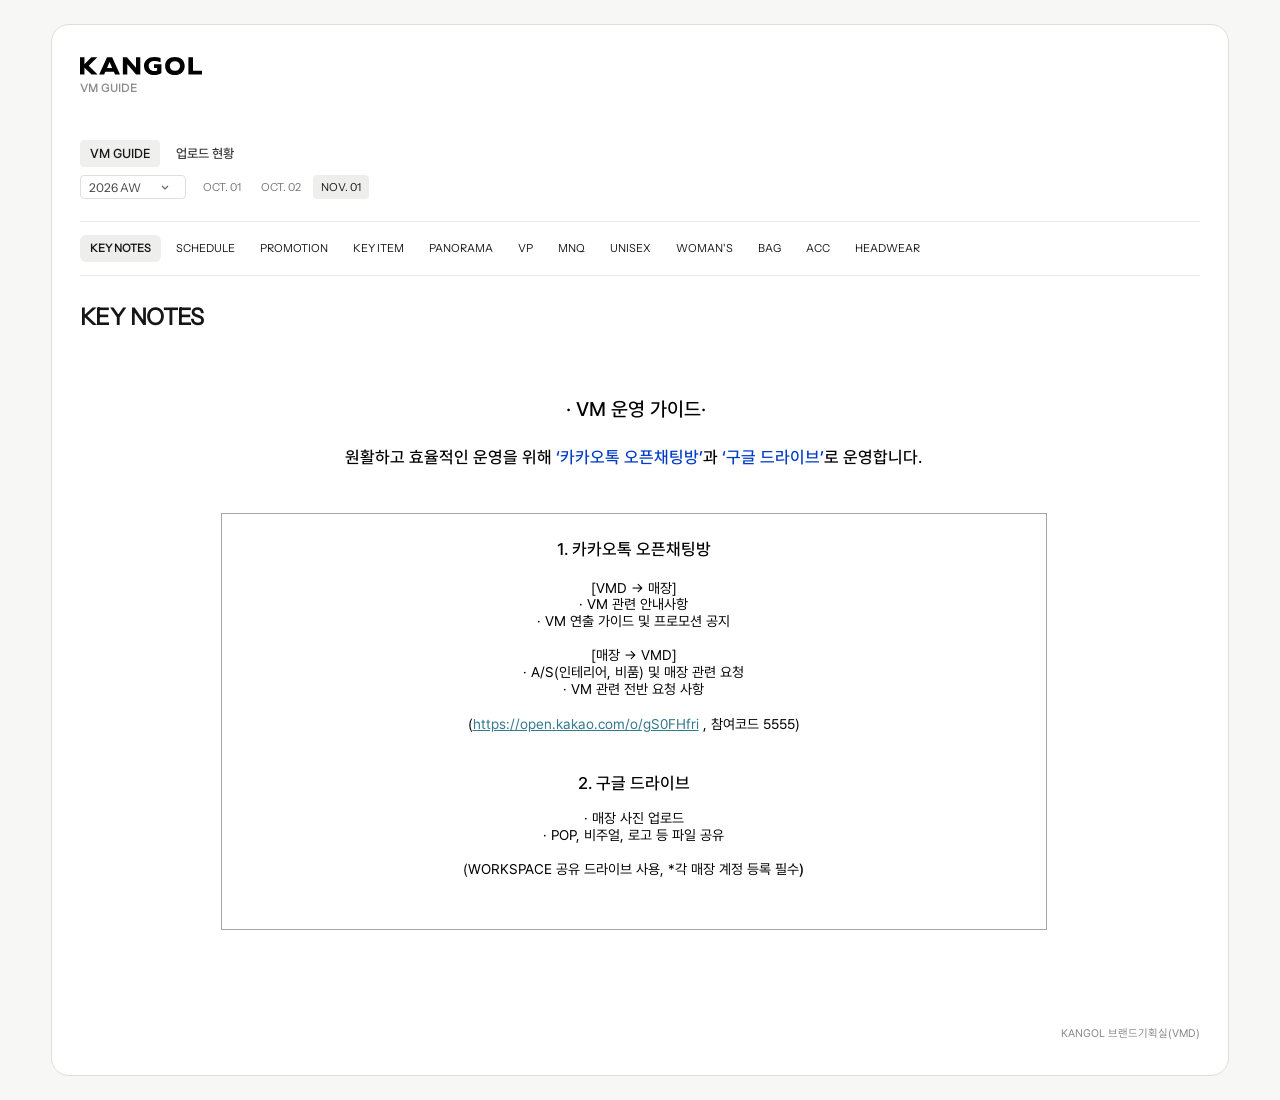
<file: index.html>
<!doctype html>
<html lang="ko">
<head>
 <meta charset="utf-8"><meta name="viewport" content="width=device-width, initial-scale=1"><meta name="color-scheme" content="light">
 <meta name="description" content="KANGOL VM GUIDE · 매장 연출 가이드">
 <title>KANGOL — VM GUIDE</title>
 <meta property="og:title" content="KANGOL — VM GUIDE">
 <meta name="twitter:title" content="KANGOL — VM GUIDE">
 <meta property="og:description" content="KANGOL VM GUIDE · 매장 연출 가이드">
 <link rel="icon" href="./assets/kangol-logo.svg" type="image/svg+xml"><link rel="stylesheet" href="./styles.css"><link rel="stylesheet" href="./revision-2.css"><link rel="stylesheet" href="./revision-final.css"><link rel="stylesheet" href="./revision-additional.css"><link rel="stylesheet" href="./revision-header-calendar-pop.css">
 <script src="./data/config.js" defer></script><script src="./data/catalog.js" defer></script><script src="./assets/editions/2026-11-1/editor-boot.js?v=20261117-tab-title" defer></script>
 <link rel="stylesheet" href="./assets/editions/2026-11-1/edition.css">
 <link rel="stylesheet" href="./upload-status/guide-nav.css">
</head>
<body>
 <a class="skip-link" href="#guide">가이드 본문으로 이동</a>
 <div class="site-shell">
  <header class="site-header" id="site-header">
   <div class="brand-row"><div class="brand-area"><a class="brand" href="?category=key-notes" aria-label="KANGOL VM GUIDE 처음으로"><img src="./assets/kangol-logo.svg" width="130" height="22" alt="KANGOL"><span>VM GUIDE</span></a></div></div>
   <!-- VM STATUS NAV START --><nav class="vm-status-nav" aria-label="KANGOL 서비스"><a href="./" aria-current="page">VM GUIDE</a><a id="vm-upload-status" href="./upload-status/">업로드 현황</a></nav><!-- VM STATUS NAV END -->
   <div class="header-selections"><label class="season-control"><span class="visually-hidden">시즌 선택</span><select id="season-select" aria-label="시즌 선택"></select></label><nav id="edition-tabs" class="edition-tabs" aria-label="차수 선택"></nav></div>
   <nav class="category-nav" aria-label="가이드 카테고리"><div id="category-links" class="category-links"></div></nav>
  </header>
  <div class="guide-tools"><h1 id="category-title">KEY NOTES</h1><label class="search-box"><svg viewBox="0 0 24 24" aria-hidden="true"><circle cx="10.5" cy="10.5" r="6.5"/><path d="m16 16 5 5"/></svg><input id="search" type="search" placeholder="설명·품번 검색" autocomplete="off" aria-label="현재 카테고리 설명과 품번 검색"></label></div>
  <main id="guide" tabindex="-1"><p class="loading-message">가이드를 불러오고 있습니다.</p></main>
  <p id="empty-state" class="empty-state" hidden>검색 결과가 없습니다.</p>
  <footer class="site-footer"><span>KANGOL 브랜드기획실(VMD)</span></footer>
 </div>
 <dialog id="image-dialog" class="image-dialog" aria-labelledby="dialog-title"><div class="dialog-shell">
  <header class="dialog-header"><div><p class="dialog-eyebrow">KANGOL VM GUIDE</p><h2 id="dialog-title"></h2><p id="dialog-product-code" class="product-code"></p></div><button type="button" class="icon-button" id="dialog-close" aria-label="확대 보기 닫기">×</button></header>
  <div class="image-stage" id="image-stage"><div class="zoom-image-wrap"><img id="dialog-image" alt="" draggable="false"></div></div>
  <footer class="dialog-toolbar"><div class="image-navigation"><button id="image-prev" type="button" aria-label="이전 사진">←</button><span id="image-counter"></span><button id="image-next" type="button" aria-label="다음 사진">→</button></div><div class="zoom-controls"><button id="zoom-out" type="button" aria-label="사진 축소">−</button><button id="zoom-reset" type="button">화면 맞춤</button><button id="zoom-in" type="button" aria-label="사진 확대">+</button></div></footer>
 </div></dialog>
 <noscript><p class="noscript">카테고리 전환과 사진 확대를 사용하려면 JavaScript를 켜 주세요.</p></noscript>
</body>
</html>
</file>
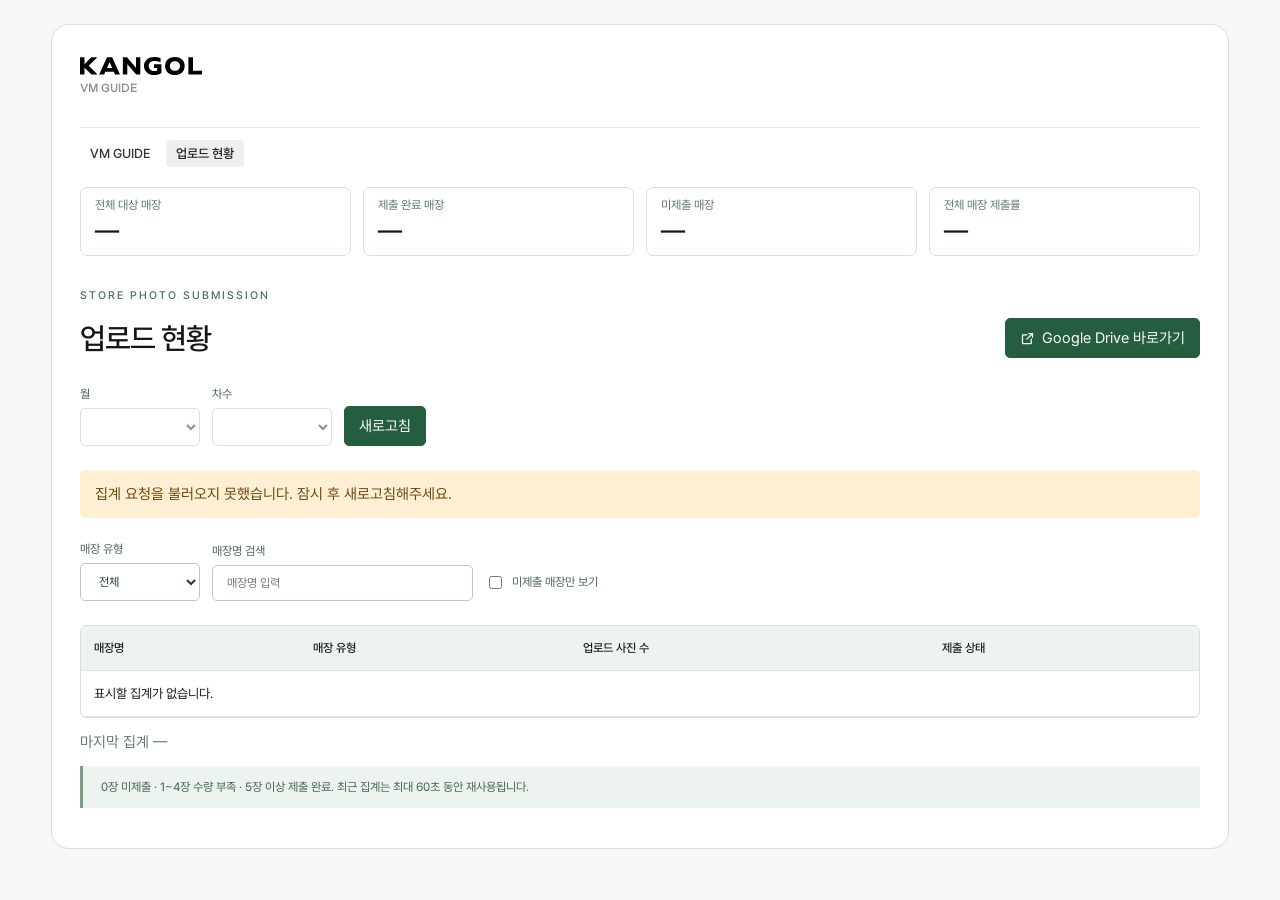
<file: upload-status/index.html>
<!doctype html>
<html lang="ko">
<head>
  <meta charset="utf-8">
  <meta name="viewport" content="width=device-width,initial-scale=1">
  <title>KANGOL — 업로드 현황</title>
  <meta property="og:title" content="KANGOL — 업로드 현황">
  <meta name="twitter:title" content="KANGOL — 업로드 현황">
  <link rel="icon" href="../assets/kangol-logo.svg" type="image/svg+xml">
  <link rel="stylesheet" href="../styles.css">
  <link rel="stylesheet" href="./guide-nav.css?v=20261117">
  <link rel="stylesheet" href="./style.css?v=20261117-detail-final">
  <script src="./status.js?v=20261117-detail-final" defer></script>
</head>
<body class="vmd-upload">
  <div class="site-shell">
  <header class="site-header" id="site-header">
    <div class="brand-row"><div class="brand-area">
      <a class="brand" href="../" aria-label="KANGOL VM GUIDE 처음으로">
        <img src="../assets/kangol-logo.svg" width="130" height="22" alt="KANGOL"><span>VM GUIDE</span>
      </a>
    </div></div>
    <nav class="vm-status-nav" aria-label="KANGOL 서비스">
      <a href="../">VM GUIDE</a><a href="./" aria-current="page">업로드 현황</a>
    </nav>
    <section class="stats" aria-label="전체 제출률">
      <div><span>전체 대상 매장</span><strong id="summary-total">—</strong></div>
      <div><span>제출 완료 매장</span><strong id="summary-complete">—</strong></div>
      <div><span>미제출 매장</span><strong id="summary-missing">—</strong></div>
      <div><span>전체 매장 제출률</span><strong id="submission-rate">—</strong></div>
    </section>
  </header>
  <main class="status-content">
    <p class="eyebrow">STORE PHOTO SUBMISSION</p>
    <div class="status-heading">
      <h1>업로드 현황</h1>
      <a class="drive-shortcut primary" href="https://drive.google.com/drive/folders/1l_H99qXxxbFiWjd1G38PZjVGeIjSnjJn"
        target="_blank" rel="noopener noreferrer" aria-label="Google Drive 바로가기 (새 탭)">
        <svg width="15" height="15" viewBox="0 0 24 24" fill="none" stroke="currentColor" stroke-width="2"
          stroke-linecap="round" stroke-linejoin="round" aria-hidden="true" focusable="false">
          <path d="M14 4h6v6m0-6-9 9m7 0v6a1 1 0 0 1-1 1H5a1 1 0 0 1-1-1V7a1 1 0 0 1 1-1h6"/>
        </svg>
        Google Drive 바로가기
      </a>
    </div>
    <noscript><p>제출 현황을 조회하려면 JavaScript를 허용해주세요.</p></noscript>
    <section class="controls" aria-label="조회 조건">
      <label>월<select id="month" disabled></select></label>
      <label>차수<select id="round" disabled></select></label>
      <button id="refresh" class="primary">새로고침</button>
      <span id="busy" role="status"></span>
    </section>
    <p id="message" role="alert" hidden></p>
    <div class="filters">
      <label>매장 유형<select id="store-type">
        <option value="">전체</option><option value="normal">정상</option><option value="complex">복합</option>
      </select></label>
      <label>매장명 검색<input id="store-search" type="search" placeholder="매장명 입력"></label>
      <label class="manager-checkbox"><input id="missing-only" type="checkbox"><span>미제출 매장만 보기</span></label>
    </div>
    <div class="table-wrap manager-table"><table role="table" aria-label="매장별 제출 현황">
      <thead role="rowgroup"><tr role="row"><th role="columnheader" scope="col">매장명</th><th role="columnheader" scope="col">매장 유형</th><th role="columnheader" scope="col">업로드 사진 수</th><th role="columnheader" scope="col">제출 상태</th></tr></thead>
      <tbody id="store-list" role="rowgroup"></tbody>
    </table></div>
    <p id="collected-at" class="muted" role="status">마지막 집계 —</p>
    <p class="note">0장 미제출 · 1~4장 수량 부족 · 5장 이상 제출 완료. 최근 집계는 최대 60초 동안 재사용됩니다.</p>
  </main>
  </div>
</body>
</html>
</file>
<file: styles.css>
@font-face{font-family:Kangol;src:url('./assets/fonts/KangolSans-Regular.otf') format('opentype');font-display:swap}
@font-face{font-family:Instrument;src:url('./assets/fonts/InstrumentSans-Regular.ttf') format('truetype');font-display:swap}
@font-face{font-family:Pretendard;src:url('./assets/fonts/Pretendard-Regular.otf') format('opentype');font-weight:400;font-display:swap}
@font-face{font-family:Pretendard;src:url('./assets/fonts/Pretendard-Medium.otf') format('opentype');font-weight:500 700;font-display:swap}
:root{--ink:#161616;--muted:#777;--line:#e9e9e7;--paper:#fff;--canvas:#f7f7f5;--brand:#003cc8;--header-height:150px;--radius:15px}
*{box-sizing:border-box}html{scroll-behavior:auto;scroll-padding-top:calc(var(--header-height) + 24px)}body{margin:0;background:var(--canvas);color:var(--ink);font-family:Pretendard,Arial,sans-serif;font-size:15px;-webkit-font-smoothing:antialiased}button,input,a{-webkit-tap-highlight-color:transparent}button,input{font:inherit}button{cursor:pointer}a{color:inherit;text-decoration:none}button:focus-visible,a:focus-visible,input:focus-visible,summary:focus-visible{outline:2px solid var(--brand);outline-offset:4px}button{color:inherit}button:disabled{cursor:default;opacity:.3}[hidden]{display:none!important}.site-shell{max-width:1500px;margin:24px auto;background:var(--paper);border:1px solid #dededb;border-radius:18px;padding:0 28px}.site-header{position:sticky;top:0;z-index:20;background:rgba(255,255,255,.98);backdrop-filter:blur(12px);border-radius:18px 18px 0 0}.brand-row{display:flex;justify-content:space-between;align-items:center;min-height:103px;border-bottom:1px solid var(--line);padding:20px 0}.brand{display:inline-flex;align-items:flex-start;flex-direction:column;gap:6px}.brand img{display:block;width:122px;height:auto}.brand>span{font-family:Instrument,Pretendard,sans-serif;color:#8d8d8d;font-size:11px;font-weight:600;letter-spacing:.035em}.edition{text-align:right;color:#6e6e6e;font-family:Instrument,Pretendard,sans-serif;font-size:14px;display:flex;flex-direction:column;gap:6px}.edition-label{font-family:Pretendard,sans-serif;font-size:11px;color:#929292}.category-nav{border-bottom:1px solid var(--line);overflow-x:auto;scrollbar-width:none}.category-nav::-webkit-scrollbar{display:none}.category-links{display:flex;gap:5px;width:max-content;min-width:100%;padding:17px 0}.category-link{font-family:Instrument,Pretendard,sans-serif;font-size:11px;white-space:nowrap;line-height:1;padding:8px 10px;border-radius:6px;transition:none}.category-link:hover{background:#f5f5f3}.category-link[aria-current=true]{background:#eeeeec;font-weight:600}.guide-tools{display:flex;align-items:center;justify-content:space-between;gap:18px;padding:22px 0 6px}.view-switch{display:inline-flex;gap:3px;background:#f4f4f2;border-radius:7px;padding:3px}.view-switch button{border:0;background:none;padding:7px 12px;font-size:12px;color:#777;border-radius:5px}.view-switch button[aria-pressed=true]{background:white;color:#111;box-shadow:0 1px 3px #00000012}.tools-end{display:flex;align-items:center;gap:14px}.search-box{display:flex;align-items:center;gap:7px}.search-box svg{width:15px;height:15px;stroke:#929292;stroke-width:1.5;fill:none}.search-box input{width:190px;padding:8px 0;border:0;outline:none;font-size:12px;background:transparent;color:#333}.search-box input::placeholder{color:#9b9b9b}.result-count{color:#8d8d8d;font-family:Instrument,sans-serif;font-size:11px;white-space:nowrap}main{min-height:50vh}.guide-section{padding:37px 0 43px;border-bottom:1px solid var(--line);scroll-margin-top:calc(var(--header-height) + 16px)}.section-heading{display:flex;align-items:baseline;justify-content:space-between;gap:20px;margin-bottom:21px}.section-heading h1,.section-heading h2{font-family:Instrument,Pretendard,sans-serif;font-size:23px;letter-spacing:-.025em;font-weight:600;line-height:1.3;margin:0}.page-number{font-family:Instrument,sans-serif;font-size:11px;color:#9a9a9a;white-space:nowrap}.photo-gallery{display:grid;grid-template-columns:repeat(var(--cols,3),minmax(0,1fr));gap:14px;align-items:start}.photo-card{margin:0;min-width:0}.photo-button{position:relative;width:100%;display:block;overflow:hidden;aspect-ratio:var(--photo-ratio,1);border:1px solid #e5e5e2;border-radius:var(--radius);background:#fafaf8;padding:0}.photo-button svg{display:block;width:100%;height:100%;pointer-events:none}.photo-button:hover::after{opacity:1}.photo-button::after{content:'↗';position:absolute;right:12px;bottom:12px;background:#ffffffeb;border:1px solid #e5e5e2;width:28px;height:28px;line-height:27px;border-radius:50%;font-family:Instrument,sans-serif;opacity:0;transition:opacity .15s}.photo-caption{text-align:center;font-family:Instrument,sans-serif;color:#777;font-size:12px;margin-top:11px;min-height:15px}.source-text{margin-top:21px;display:grid;gap:14px;max-width:1100px}.copy-block p{margin:0 0 4px;line-height:1.8;white-space:pre-wrap;overflow-wrap:anywhere;font-size:14px}.copy-block p:last-child{margin-bottom:0}.source-stage{position:relative;overflow:hidden;background:white;isolation:isolate;border-radius:10px;border:1px solid #eee}.source-slide{display:block;width:100%;height:auto;aspect-ratio:16/9;object-fit:contain}.hotspot{position:absolute;background:transparent;border:0;padding:0;z-index:2;border-radius:3px}.hotspot:hover{outline:2px solid #003cc8aa;outline-offset:-2px;background:#003cc80a}.hotspot:focus-visible{outline-offset:-3px;background:#003cc817}.source-controls{display:flex;gap:16px;flex-wrap:wrap;align-items:center;margin-top:13px}.text-button{border:0;padding:5px 0;background:transparent;font-size:12px;color:#777;text-decoration:underline;text-underline-offset:3px}.text-button:hover{color:#111}.source-reference{margin-top:23px;border-top:1px solid #eee;padding-top:12px}.source-reference summary{cursor:pointer;font-size:12px;color:#777;padding:6px 0;list-style:none;display:flex;justify-content:space-between;align-items:center}.source-reference summary::after{content:'+';font-size:17px;font-family:Instrument,sans-serif}.source-reference[open] summary::after{content:'−'}.source-reference .source-stage{margin-top:12px}.reading-details{margin-top:20px;background:#fafaf8;border:1px solid #eaeae7;padding:20px;border-radius:10px}.reading-details .photo-gallery{margin-top:16px}.reading-details>.source-text{margin-top:0}.reading-details .photo-gallery:only-child{margin-top:0}.reading-details .photo-button{border-radius:9px}.reading-details h3{font-family:Instrument,Pretendard,sans-serif;font-size:13px;font-weight:500;margin:0 0 14px}.reading-details .photo-gallery{grid-template-columns:repeat(auto-fit,minmax(180px,1fr))}.reading-details .photo-gallery .photo-button{aspect-ratio:1}.source-table-wrap{overflow-x:auto;margin-top:18px}.source-table{border-collapse:collapse;width:100%;min-width:530px;font-size:13px;table-layout:fixed}.source-table td{border:1px solid #ddd;padding:11px 6px;white-space:pre-line;text-align:center;vertical-align:middle;line-height:1.55}.source-table tr:first-child{background:#f2f2f2}.source-table td:first-child{color:#c00000}.source-table td:last-child{color:#003cc8}.loading-message,.empty-state{padding:60px 0;text-align:center;color:#888;font-size:14px}.site-footer{padding:35px 0;display:flex;align-items:center;justify-content:space-between;gap:16px;font-size:11px;color:#888}.footer-brand{font-family:Kangol,sans-serif;font-size:20px;color:#222}.skip-link{position:fixed;left:16px;top:-70px;z-index:100;background:#111;color:white;padding:12px 20px}.skip-link:focus{top:12px}.image-dialog{padding:0;border:0;border-radius:14px;width:min(1280px,calc(100vw - 48px));height:calc(100dvh - 48px);max-width:none;max-height:none;overflow:hidden;background:#fbfbf9;color:#161616;box-shadow:0 20px 90px #0004}.image-dialog::backdrop{background:#171717a6;backdrop-filter:blur(4px)}.dialog-shell{height:100%;display:flex;flex-direction:column}.dialog-header{display:flex;align-items:center;justify-content:space-between;padding:18px 24px;border-bottom:1px solid #e5e5e1;background:white;gap:20px;flex-shrink:0}.dialog-eyebrow{font-family:Instrument,sans-serif;font-size:9px;letter-spacing:.05em;color:#888;margin:0 0 5px}.dialog-header h2{font-family:Instrument,Pretendard,sans-serif;font-size:16px;margin:0;font-weight:500;line-height:1.4}.icon-button{border:0;background:#f0f0ed;font-size:27px;font-weight:400;width:36px;height:36px;border-radius:50%;flex-shrink:0;line-height:1}.image-stage{flex:1;min-height:0;overflow:auto;display:block;position:relative;overscroll-behavior:contain;padding:18px}.image-stage img{display:block;max-width:none;margin:auto;object-fit:contain;background:white;user-select:none}.dialog-toolbar{display:flex;align-items:center;justify-content:space-between;gap:10px;flex-shrink:0;padding:13px 22px;border-top:1px solid #e5e5e1;background:white}.image-navigation,.zoom-controls{display:flex;align-items:center;gap:12px}.dialog-toolbar button{border:1px solid #dededb;background:#fff;padding:7px 11px;border-radius:5px;min-width:33px;font-size:13px}.dialog-toolbar button:hover{background:#f2f2ef}.dialog-toolbar span{font-family:Instrument,sans-serif;font-size:12px;color:#777}.noscript{padding:20px}.native-copy-preview{position:absolute;clip:rect(0,0,0,0);width:1px;height:1px;overflow:hidden}
@media(min-width:1000px){.guide-section[data-number="14"] .photo-gallery{--cols:3}.site-shell{margin-left:36px;margin-right:36px}body[data-view=original] .guide-section{padding-top:28px}}
@media(min-width:1572px){.site-shell{margin-left:auto;margin-right:auto}}
@media(max-width:900px){.site-shell{margin:10px;padding:0 20px;border-radius:14px}.brand-row{min-height:87px}.category-links{gap:1px;padding:14px 0}.category-link{padding:7px 9px;font-size:10px}.guide-tools{padding-top:18px}.guide-section{padding-top:31px;padding-bottom:33px}.section-heading h1,.section-heading h2{font-size:21px}.section-heading{margin-bottom:16px}.photo-gallery{gap:11px}.search-box input{width:154px}.copy-block p{font-size:13px}.site-footer{flex-wrap:wrap}}
@media(max-width:600px){html{scroll-padding-top:calc(var(--header-height) + 12px)}.site-shell{margin:0;border:0;border-radius:0;padding:0 16px}.site-header{border-radius:0}.brand-row{min-height:81px;padding:20px 0 17px}.brand img{width:107px}.brand>span{font-size:9px}.edition{font-size:12px;gap:5px}.edition-label{font-size:10px}.category-links{margin-left:-5px;padding:13px 0}.category-link{font-size:10px;padding:7px 9px}.guide-tools{gap:10px;align-items:flex-start;flex-wrap:wrap;padding-top:17px}.tools-end{gap:7px;flex:1;justify-content:flex-end}.search-box input{width:122px;font-size:11px}.search-box{gap:5px}.search-box svg{width:13px}.view-switch button{padding:7px 9px;font-size:11px}.result-count{font-size:10px}.guide-section{padding:28px 0 32px;scroll-margin-top:calc(var(--header-height) + 12px)}.section-heading{margin-bottom:15px}.section-heading h1,.section-heading h2{font-size:20px}.page-number{font-size:10px}.photo-gallery{grid-template-columns:1fr;gap:21px}.photo-button{max-height:570px;aspect-ratio:var(--photo-ratio,1);border-radius:13px}.photo-button::after{opacity:1;width:27px;height:27px;line-height:26px;font-size:15px}.photo-caption{font-size:11px;margin-top:9px}.copy-block p{font-size:14px;line-height:1.85}.source-stage{border-radius:6px}.source-controls{gap:18px}.text-button{font-size:11px}.source-reference{margin-top:20px}.reading-details{padding:16px 12px}.reading-details .photo-gallery{grid-template-columns:repeat(2,minmax(0,1fr));gap:12px}.reading-details .photo-gallery .photo-button{aspect-ratio:1}.reading-details .photo-caption{font-size:10px;word-break:break-all}.image-dialog{width:100vw;height:100dvh;margin:0;border-radius:0}.dialog-header{padding:16px}.dialog-header h2{font-size:14px}.dialog-toolbar{padding:12px;gap:8px}.image-navigation,.zoom-controls{gap:7px}.dialog-toolbar button{padding:7px 9px;font-size:12px}.image-stage{padding:10px}.site-footer{padding:28px 0;gap:14px;font-size:10px}.site-footer>span{order:3;width:100%}}
@media(prefers-reduced-motion:reduce){html{scroll-behavior:auto}*{transition:none!important}}
@media print{.site-header{position:static}.category-nav,.guide-tools,.source-controls,.source-reference,.site-footer,.hotspot{display:none}.site-shell{border:0;margin:0;padding:0;max-width:none}.guide-section{break-inside:avoid;padding:12px 0}.source-stage{border:0}.photo-button{border-radius:0}.photo-gallery{grid-template-columns:repeat(var(--cols,3),1fr)}body{background:white}}

.zoom-image-wrap{position:relative;margin:auto;flex-shrink:0}.image-stage .zoom-image-wrap img{position:absolute;left:50%;top:50%;margin:0;transform-origin:center}
/* 1차 수정: 기존 UNISEX 그리드 수치와 브랜드 헤더는 유지합니다. */
html{scroll-behavior:auto!important;scroll-padding-top:0}.category-link{transition:none}.guide-tools{align-items:center;padding:27px 0 4px}.guide-tools h1{font-family:Instrument,Pretendard,sans-serif;font-size:23px;line-height:1.3;letter-spacing:-.025em;margin:0;font-weight:600}.content-block{padding:28px 0 35px;border-bottom:1px solid var(--line)}.content-block:last-child{border-bottom:0}.key-notes-empty{min-height:260px}.subsection-title{font-family:Instrument,Pretendard,sans-serif;font-size:17px;letter-spacing:-.01em;margin:0 0 20px;font-weight:500}.native-copy{line-height:1.8;font-size:14px;white-space:pre-wrap}.native-copy p{margin:0 0 9px}.native-copy p:last-child{margin-bottom:0}.gallery-comment{margin-top:18px;color:#666}.photo-media{position:relative}.photo-open{position:absolute;inset:0;display:block;width:100%;height:100%;padding:0;border:0;background:transparent;cursor:zoom-in}.photo-open svg{width:100%;height:100%;display:block}.background-image{cursor:default;pointer-events:none}.photo-media>.marker-layer{position:absolute;inset:0;width:100%;height:100%;z-index:3;pointer-events:none;overflow:visible}.photo-media .comment-marker{pointer-events:all;cursor:pointer;outline:none}.comment-marker:focus-visible>circle:nth-child(2){stroke:#111;stroke-width:.012}.photo-comments{margin:14px 0 0;padding:0;list-style:none;display:grid;gap:9px;text-align:left}.comment-row{display:flex;align-items:flex-start;gap:9px;padding:8px 6px;border-radius:6px;scroll-margin-top:calc(var(--header-height) + 18px);outline:none}.comment-row.is-active{background:#fff0f1;box-shadow:inset 2px 0 #ba1624}.comment-number{border:1px solid #ba1624;border-radius:50%;width:23px;height:23px;min-width:23px;line-height:20px;color:#ba1624;background:white;padding:0;font-size:12px;font-family:Instrument,sans-serif}.comment-content{min-width:0;flex:1}.comment-content p{margin:0;white-space:pre-wrap;overflow-wrap:anywhere;font-size:13px;line-height:1.8}.comment-reference{display:block;padding:0;border:1px solid #ddd;background:#fff;border-radius:7px;overflow:hidden;margin-top:10px;cursor:zoom-in}.comment-reference img{display:block;width:85px;height:85px;object-fit:contain}.product-code{font-family:Instrument,Pretendard,sans-serif;font-size:12px;font-weight:500;text-align:center;line-height:1.4;color:#222;margin:9px 0 0;white-space:pre-wrap}.dialog-header .product-code{text-align:left;margin:6px 0 0;font-size:15px;color:#111}.calendar-heading{display:flex;justify-content:space-between;align-items:baseline;gap:20px;margin-bottom:20px}.month-title{font-family:Instrument,sans-serif;margin:0;font-size:24px;font-weight:500}.calendar-legend{display:flex;gap:18px;font-size:12px}.share{color:#ba1624}.upload{color:#003cc8}.calendar{width:100%;table-layout:fixed;border-collapse:collapse;background:white}.calendar th{font-size:13px;background:#f3f3f1;padding:13px 5px;font-weight:500;border:1px solid #dededb}.calendar th:first-child,.calendar td:first-child .calendar-day{color:#ba1624}.calendar th:last-child,.calendar td:last-child .calendar-day{color:#003cc8}.calendar td{height:106px;padding:13px 10px;border:1px solid #dededb;vertical-align:top;position:relative}.calendar-day{font-family:Instrument,sans-serif;font-size:16px;display:block;line-height:1.2;margin-bottom:8px}.calendar-event{display:block;font-size:12px;line-height:1.5;word-break:keep-all}.calendar td.share-day{background:#fff0f1;box-shadow:inset 0 0 0 1px #ba1624}.calendar td.upload-day{background:#f0f3fd}.calendar-holiday{display:block;font-size:11px;color:#777;line-height:1.45;margin-bottom:4px}.calendar .holiday .calendar-day,.calendar .holiday .calendar-holiday{color:#ba1624}.calendar-blank{background:#fbfbfa}.schedule-notes{margin-top:28px;font-size:14px}.promotion-layout{display:grid;grid-template-columns:minmax(0,1fr) minmax(0,1fr);gap:clamp(28px,6vw,90px);align-items:center;max-width:1100px;margin:0 auto}.promotion-layout .photo-button{aspect-ratio:3/4;max-height:610px}.promotion-copy{padding:12px 0}.promotion-status{font-size:11px;color:#888;margin:0 0 15px}.promotion-name{font-family:Instrument,Pretendard,sans-serif;font-size:30px;font-weight:500;margin:0 0 13px}.promotion-benefit{font-family:Instrument,sans-serif;font-size:28px;margin:0 0 28px}.promotion-details{display:grid;grid-template-columns:92px 1fr;gap:16px 12px;font-size:14px;line-height:1.8}.promotion-details dt{font-weight:500}.promotion-details dd{margin:0;white-space:pre-wrap;overflow-wrap:anywhere}.key-item-comment{padding:24px 0 0;color:#333}.key-item-groups{display:grid;grid-template-columns:repeat(3,minmax(0,1fr));gap:25px}.key-item-group .subsection-title{text-align:center;font-size:16px;min-height:22px}.key-item-group .photo-card+.photo-card{margin-top:22px}.key-item-group .photo-button{border:0;background:#fff;aspect-ratio:2.5}.vp-collection{display:grid;grid-template-columns:repeat(2,minmax(0,1fr));gap:35px 32px;padding-top:24px}.vp-collection .content-block{padding:0 0 25px;border-bottom:1px solid var(--line)}.table-heading{display:flex;align-items:center;gap:15px;justify-content:space-between;margin-bottom:8px}.table-label{font-family:Instrument,sans-serif;font-size:14px;font-weight:500;margin:0}.color-chips{display:flex;gap:0}.color-chip{width:21px;height:21px;border:1px solid #00000008}.product-scene{position:relative;isolation:isolate;width:100%;overflow:visible;background:#fff}.scene-node{position:absolute;min-width:0}.compact-photo{width:100%;height:100%;margin:0}.compact-photo .photo-media{width:100%;height:100%;aspect-ratio:auto;overflow:visible;border:0;border-radius:0;background:transparent}.compact-photo .photo-open{cursor:zoom-in}.compact-photo .background-image{cursor:default}.compact-photo .photo-media::after{display:none}.compact-photo .photo-open svg{pointer-events:none}.compact-photo .scene-code{position:absolute;left:50%;top:100%;transform:translateX(-50%);margin:3px 0 0;font-size:clamp(10px,.9vw,12px);line-height:1.3;min-width:44px;max-width:150px;white-space:nowrap;background:#ffffffed;padding:1px 3px;border-radius:2px;pointer-events:none}.compact-photo .scene-code.is-missing{color:#888;font-size:10px;min-width:14px}.table-product-name{font-family:Instrument,Pretendard,sans-serif;text-align:center;font-size:15px;font-weight:600;margin:15px 0 0}.scene-comments{margin-top:18px}.mnq-layout{display:grid;grid-template-columns:1.03fr 1fr;gap:38px;align-items:start}.mnq-outfits{display:grid;grid-template-columns:repeat(2,minmax(0,1fr));gap:11px}.mnq-outfits .photo-button{max-height:none}.mnq-products{display:grid;gap:24px}.mnq-product-group+.mnq-product-group{border-top:1px solid #d2d2d0;padding-top:22px}.product-area-title{font-family:Instrument,Pretendard,sans-serif;font-size:13px;font-weight:500;color:#666;margin:0 0 15px}.unlinked-source-code{text-align:left;color:#777;margin-top:10px}.key-note{padding:0 0 24px}.site-footer{justify-content:flex-end}
@media(max-width:900px){.vp-collection{gap:28px 20px}.mnq-layout{gap:20px}.calendar td{height:92px;padding:10px 7px}.calendar-event{font-size:11px}.key-item-groups{gap:14px}}
@media(max-width:760px){.mnq-layout{grid-template-columns:1fr;gap:28px}.mnq-products{gap:25px}.mnq-outfits{max-width:560px;margin:auto;width:100%}.mnq-product-group .product-scene{max-width:650px;margin:auto}.scene-node .product-code{font-size:12px}.vp-collection{grid-template-columns:1fr;gap:30px}.vp-collection .product-scene{max-width:660px;margin:auto}.table-heading{margin-top:3px}.promotion-layout{grid-template-columns:1fr;gap:20px}.promotion-layout .photo-card{max-width:480px;margin:0 auto;width:100%}.promotion-name{font-size:26px}.promotion-benefit{font-size:24px}.key-item-groups{grid-template-columns:1fr;gap:35px}.key-item-group{padding-bottom:26px;border-bottom:1px solid #eee}.key-item-group .photo-card{max-width:540px;margin-left:auto;margin-right:auto}.key-item-group .subsection-title{text-align:left}}
@media(max-width:600px){.guide-tools{padding-top:22px;flex-wrap:nowrap}.guide-tools h1{font-size:20px}.content-block{padding:24px 0 28px}.calendar-heading{align-items:flex-start;gap:10px;margin-bottom:14px}.month-title{font-size:21px}.calendar-legend{font-size:10px;gap:8px;flex-direction:column}.calendar th{padding:9px 2px;font-size:11px}.calendar td{height:86px;padding:8px 3px}.calendar-day{font-size:13px;margin-bottom:5px}.calendar-event{font-size:9px;line-height:1.5;overflow-wrap:anywhere;word-break:normal}.calendar-holiday{font-size:9px}.schedule-notes{font-size:13px;margin-top:23px}.promotion-details{grid-template-columns:82px 1fr;font-size:13px}.photo-comments{gap:7px;margin-top:10px}.comment-row{padding:7px 3px}.comment-content p{font-size:13px}.product-code{font-size:12px}.scene-code{font-size:10px}.scene-node .product-code{font-size:10px}.mnq-outfits .photo-button{max-height:none}.subsection-title{font-size:16px;margin-bottom:16px}.key-item-comment{font-size:13px}.key-notes-empty{min-height:220px}}

/* Keep the guide frame fixed when category height changes. */
@media screen{html{scrollbar-gutter:stable both-edges}#guide,#guide>:is(.content-block,.category-content,.vp-layout-root,.vp-collection){box-sizing:border-box;width:100%;min-width:0;margin-inline:auto}}
</file>
<file: revision-2.css>
/* 2차 통합 수정: 요청된 컴포넌트에만 적용합니다. */
#schedule-content{--share-ink:#b84b0d;--share-fill:#fff0e2;--upload-ink:#7541a6;--upload-fill:#f2eafa}
.schedule-board{width:100%;margin-inline:auto}.calendar-month+.calendar-month{margin-top:36px}
#schedule-content .calendar td{background:#fff;box-shadow:none;height:94px}
#schedule-content .calendar-day{color:#161616}
#schedule-content .calendar td:first-child .calendar-day{color:#bf202e}
#schedule-content .calendar td:last-child .calendar-day{color:#1751b3}
#schedule-content .calendar td.holiday .calendar-day{color:#bf202e}
#schedule-content .calendar-holiday,#schedule-content .calendar-other{display:block;color:#161616;font-size:11px;line-height:1.5;margin-bottom:4px}
#schedule-content .calendar-other.family{color:#277c40}
#schedule-content .share{color:var(--share-ink)}#schedule-content .upload{color:var(--upload-ink)}
#schedule-content .calendar td.share-day{background:var(--share-fill)}
#schedule-content .calendar td.upload-day{background:var(--upload-fill)}
#schedule-content .calendar td.share-day.upload-day{background:linear-gradient(135deg,var(--share-fill) 50%,var(--upload-fill) 50%)}
#schedule-content .calendar td.current-share{box-shadow:inset 0 0 0 2px var(--share-ink)}
#schedule-content .calendar td.current-upload{box-shadow:inset 0 0 0 2px var(--upload-ink)}
#schedule-content .calendar-event{font-size:12px;word-break:normal;overflow-wrap:anywhere}
.event-symbol{display:inline-block;font-size:11px;margin-right:1px}.calendar-legend{line-height:1.6}
@media(min-width:1000px){.schedule-board{width:72.5%}}
#key-item-products{padding-top:18px;padding-bottom:22px}
#key-item-products .key-item-groups{gap:18px;align-items:stretch}
#key-item-products .key-item-group{border:1px dashed #d7d7d3;padding:16px 12px;border-radius:0}
#key-item-products .key-item-group .subsection-title{margin:0 0 14px;min-height:20px}
#key-item-products .key-item-group .photo-card+.photo-card{margin-top:6px}
#key-item-products .product-code{margin-top:3px;line-height:1.4}
@media(min-width:761px){
 #guide[data-category="key-item"]>.category-content>.key-item-comment{padding-top:16px;font-size:13px;line-height:1.65}
 #key-item-products .photo-button{height:clamp(54px,calc((100dvh - var(--header-height) - 330px)/3),125px);aspect-ratio:auto;max-height:none}
}
#panorama-content .panorama-gallery{align-items:center;gap:20px}
#panorama-content .photo-button{aspect-ratio:var(--photo-ratio);max-height:none}
/* Constant visual badge size and a separate 44px touch area. No image pixels are changed. */
.photo-media>.marker-layer{position:absolute;inset:0;width:100%;height:100%;z-index:3;pointer-events:none;overflow:visible}
.photo-media .comment-marker{position:absolute;display:flex;align-items:center;justify-content:center;transform:translate(-50%,-50%);width:44px;height:44px;padding:0;border:0;border-radius:50%;background:transparent;cursor:pointer;pointer-events:auto;touch-action:manipulation}
.comment-marker .marker-badge{display:block;width:21px;height:21px;line-height:21px;border:0;border-radius:50%;background:rgba(186,22,36,.74);color:white;font-family:Instrument,Pretendard,sans-serif;font-size:12px;font-weight:500;text-align:center;box-shadow:none}
.comment-marker:focus-visible{outline:2px solid #ba1624;outline-offset:0}
.vp-collection{display:block;padding-top:20px;width:100%;max-width:1120px;margin-inline:auto}
.vp-pair{display:grid;grid-template-columns:repeat(2,minmax(0,1fr));gap:0;padding:0 0 26px;margin:0 0 26px;border-bottom:1px solid #d6d6d2}
.vp-pair:last-child{border-bottom:0;margin-bottom:0}
.vp-collection .vp-table{padding:0 26px;border-bottom:0;min-width:0}
.vp-table+.vp-table{border-left:1px solid #d6d6d2}
.vp-pair:not(.has-titles) .table-heading{display:none}
.vp-pair.has-titles .table-heading{min-height:32px;margin-bottom:8px;align-items:flex-start}
.vp-table .table-label{font-size:15px;line-height:1.5}
.vp-table .product-scene{width:min(100%,calc(clamp(220px,calc(100dvh - var(--header-height) - 300px),370px) * var(--scene-ratio)));margin-inline:auto;overflow:hidden}
.vp-table .scene-code{display:none}
.table-products{margin-top:16px}
.used-products-title{margin:0 0 10px;font-size:13px;font-weight:500}
.used-products{list-style:none;margin:0;padding:0;display:grid;grid-template-columns:repeat(2,minmax(0,1fr));gap:8px 12px}
.used-product{display:flex;gap:8px;align-items:center;min-width:0}
.used-product-image{width:34px;height:34px;flex:0 0 34px;padding:0;border:0;background:#fff;cursor:zoom-in}
.used-product-image img{display:block;width:100%;height:100%;object-fit:contain}
.used-product-copy{display:flex;flex-direction:column;gap:3px;font-size:12px;line-height:1.4;min-width:0;overflow-wrap:anywhere}
.used-product-code{font-family:Instrument,Pretendard,sans-serif}.unconfirmed-code,.no-product-info{font-size:11px;color:#777;line-height:1.6}.no-product-info{margin:0}
@media(max-width:999px){#schedule-content .calendar td{padding:10px 6px}.vp-collection .vp-table{padding-inline:18px}}
@media(max-width:760px){
 #key-item-products .key-item-group{padding:18px 14px}
 #key-item-products .key-item-group .photo-button{height:auto;aspect-ratio:2.5}
 #key-item-products .key-item-group .photo-card+.photo-card{margin-top:16px}
 .vp-pair{grid-template-columns:1fr;border-bottom:0;gap:0;padding:0;margin:0}
 .vp-collection .vp-table{padding:0 0 26px;margin:0 0 26px;border-bottom:1px solid #d6d6d2}
 .vp-table+.vp-table{border-left:0}
 .vp-pair.has-titles .table-heading:empty{display:none}
 .vp-table .product-scene{width:min(100%,440px);max-width:100%}
 .used-products{gap:10px 18px}.used-product-image{width:40px;height:40px;flex-basis:40px}
}
@media(max-width:600px){
 #schedule-content .calendar td{height:94px;padding:8px 3px}
 #schedule-content .calendar-event{font-size:10px;line-height:1.55}
 #schedule-content .calendar-holiday,#schedule-content .calendar-other{font-size:10px}
 #schedule-content .calendar-legend{font-size:11px}.event-symbol{font-size:10px}
 #panorama-content .panorama-gallery{grid-template-columns:repeat(2,minmax(0,1fr))!important;align-items:start;gap:24px 12px}
 #panorama-content .photo-card:nth-child(2){grid-column:1 / -1;grid-row:1}
}
</file>
<file: revision-final.css>
/* 최종 부분 수정: 로고의 기존 스타일·좌표·크기는 그대로 사용합니다. */
.brand-area{position:relative;display:inline-flex;align-items:flex-start}
.season-control{position:absolute;left:72px;bottom:-4px;width:136px;height:24px}
.season-control select{display:block;width:136px;height:24px;appearance:none;-webkit-appearance:none;border:1px solid #dededb;border-radius:4px;background-color:#fff;background-image:url("data:image/svg+xml,%3Csvg xmlns='http://www.w3.org/2000/svg' width='8' height='5' viewBox='0 0 8 5'%3E%3Cpath d='m1 1 3 3 3-3' fill='none' stroke='%23666' stroke-width='1.2'/%3E%3C/svg%3E");background-repeat:no-repeat;background-position:78px center;padding:2px 28px 2px 8px;font-family:Instrument,Pretendard,sans-serif;font-size:12px;color:#444;cursor:pointer}
.visually-hidden{position:absolute;width:1px;height:1px;padding:0;margin:-1px;overflow:hidden;clip:rect(0,0,0,0);white-space:nowrap;border:0}
.edition-tabs{display:flex;gap:5px;align-items:center;overflow-x:auto;scrollbar-width:none;padding:9px 0 9px 72px}
.edition-tabs::-webkit-scrollbar{display:none}.edition-tab{font-family:Instrument,Pretendard,sans-serif;font-size:11px;white-space:nowrap;color:#777;padding:6px 9px;border-radius:4px}.edition-tab[aria-current="page"]{background:#eeeeec;color:#161616;font-weight:500}
#guide[data-category="mnq"] .mnq-layout{width:84%;max-width:1080px;margin-inline:auto}
#guide[data-category="mnq"] .mnq-layout .photo-media{max-height:none}
.photo-gallery.auto-photo-gallery{display:grid;grid-template-columns:1fr;width:86%;max-width:1000px;margin-inline:auto;gap:24px}
.auto-photo-gallery .gallery-row{display:grid;grid-template-columns:repeat(var(--row-cols),minmax(0,1fr));gap:18px;align-items:start}
.auto-photo-gallery .single-photo-row{width:min(100%,480px);margin-inline:auto}
.auto-photo-gallery .photo-button{aspect-ratio:var(--photo-ratio,1);max-height:none}
.site-footer{justify-content:flex-end;color:#888;font-size:11px}
@media(max-width:900px){.photo-gallery.auto-photo-gallery{width:90%}.auto-photo-gallery .gallery-row{gap:13px}}
@media(max-width:760px){#guide[data-category="mnq"] .mnq-layout{width:92%;max-width:620px}.photo-gallery.auto-photo-gallery{width:92%}}
@media(max-width:600px){
 .edition-tabs{padding-top:9px;padding-bottom:9px}
 .auto-photo-gallery .gallery-row{grid-template-columns:1fr;gap:22px}
 .auto-photo-gallery .single-photo-row{width:100%}
 .site-footer>span{width:auto;order:initial}
}
</file>
<file: revision-additional.css>
/* 추가 네 항목: existing logo geometry, image assets and composition coordinates are unchanged. */
#schedule-content .calendar td.family-day .calendar-day{color:#277c40}
#schedule-content .calendar-other.family{color:#161616}
#schedule-content .schedule-intro{padding-top:0;margin-bottom:24px;color:#333}
@media(min-width:761px){#schedule-content .schedule-intro{font-size:13px;line-height:1.65}}
/* Dropdown and tabs stay inside the original brand row, above its original separator. */
.season-control{left:86px}
.edition-tabs{position:absolute;left:238px;bottom:-4px;width:max-content;max-width:min(900px,calc(100vw - 370px));height:24px;min-height:24px;padding:0;gap:4px}
.edition-tab{padding:5px 8px;line-height:14px}
/* Scale the entire MNQ group, including its intended overlaps; reserve its actual scaled height. */
.mnq-fit-frame{position:relative;width:100%;overflow:visible}
#guide[data-category="mnq"] .mnq-fit-frame>.mnq-layout{position:absolute;top:0;left:50%;margin:0;transform:translateX(-50%) scale(var(--mnq-scale,.9));transform-origin:top center}
/* Equal image height within each row: width_i is proportional to the original aspect ratio. */
.photo-gallery.auto-photo-gallery{--photo-row-gap:18px}
.auto-photo-gallery .gallery-row{grid-template-columns:var(--row-template);gap:var(--photo-row-gap);width:min(100%,calc(var(--row-aspect) * 420px + var(--row-gap-count) * var(--photo-row-gap)));margin-inline:auto;align-items:start}
.auto-photo-gallery .single-photo-row{width:min(100%,480px,calc(var(--row-aspect) * 420px))}
@media(max-width:900px){.edition-tabs{max-width:calc(100vw - 300px)}.photo-gallery.auto-photo-gallery{--photo-row-gap:13px}}
@media(max-width:600px){.edition-tabs{padding:0;max-width:calc(100vw - 270px)}.auto-photo-gallery .gallery-row{grid-template-columns:1fr;width:100%;gap:22px}.auto-photo-gallery .single-photo-row{width:100%}}
@media(max-width:360px){.season-control{left:76px}.edition-tabs{left:222px;max-width:calc(100vw - 254px)}}
</file>
<file: revision-header-calendar-pop.css>
/* Header selections below the unchanged logo/VM GUIDE block. Preserve the old row's geometry. */
.brand-row{border-bottom-color:transparent}
.header-selections{display:flex;align-items:center;gap:12px;min-width:0;margin-top:-12px;padding:0 0 22px;border-bottom:1px solid var(--line)}
.header-selections .season-control{position:static;left:auto;bottom:auto;flex:0 0 136px;width:136px;height:24px}
.header-selections .edition-tabs{position:static;left:auto;bottom:auto;flex:0 1 auto;min-width:0;width:max-content;max-width:none;height:24px;min-height:24px;padding:0;gap:4px}
/* Independent month tables in a reusable two-column grid. */
#schedule-content .schedule-board{display:grid;grid-template-columns:repeat(2,minmax(0,1fr));gap:28px;width:100%;max-width:1200px;align-items:start;margin-inline:auto}
#schedule-content .calendar-month{min-width:0;margin:0}
#schedule-content .schedule-notes{grid-column:1 / -1;margin-top:0}
@media(min-width:901px){
 #schedule-content .calendar-heading{margin-bottom:14px}
 #schedule-content .month-title{font-size:22px}
 #schedule-content .calendar th{font-size:12px;padding:10px 4px}
 #schedule-content .calendar td{height:76px;padding:8px 5px}
 #schedule-content .calendar-day{font-size:14px;margin-bottom:6px}
 #schedule-content .calendar-event{font-size:11.5px;line-height:1.45}
}
#promotion-content .promotion-layout{grid-template-columns:minmax(0,410px) minmax(0,1fr);max-width:1000px;gap:clamp(28px,5vw,72px);align-items:center}
#promotion-content .promotion-layout>.photo-card{width:100%;max-width:410px;margin:0 auto;min-width:0}
#promotion-content .photo-button{aspect-ratio:var(--photo-ratio);max-height:none}
#promotion-content .promotion-copy{min-width:0;align-self:center}
@media(max-width:900px){#schedule-content .schedule-board{grid-template-columns:minmax(0,1fr);max-width:680px}}
@media(max-width:760px){#promotion-content .promotion-layout{grid-template-columns:minmax(0,1fr);gap:24px}#promotion-content .promotion-layout>.photo-card{max-width:410px}}

/* Requested final compact header adjustments only. */
.header-selections{gap:9px}
.header-selections .season-control{flex-basis:106px;width:106px}
.header-selections .season-control select{width:106px;padding:2px 24px 2px 8px;background-position:right 16px center}
.category-nav .category-links{padding-top:13px;padding-bottom:13px}

/* SCHEDULE only: 2026-10-27 red/blue compact calendar revision. */
#schedule-content{--share-ink:#b62236;--share-fill:#fff0f3;--upload-ink:#2464ad;--upload-fill:#edf6ff;padding-top:8px;padding-bottom:8px}
#schedule-content .schedule-board{row-gap:10px;column-gap:24px}
#schedule-content .calendar td{position:relative}
#schedule-content .calendar .event-symbol{position:absolute;top:4px;right:5px;display:block;font-size:10px;line-height:12px;margin:0;width:12px;text-align:center;pointer-events:none}
#schedule-content .calendar .current-share>.event-symbol{color:var(--share-ink)}
#schedule-content .calendar .current-upload>.event-symbol{color:var(--upload-ink)}
#schedule-content .calendar td.current-share.current-upload>.event-symbol.upload-symbol{right:19px}
#schedule-content .calendar-day{padding-right:17px}
#schedule-content .schedule-notes{font-size:12px;line-height:1.5;margin-top:0;white-space:normal}
#schedule-content .schedule-notes p{margin:0}
@media(min-width:901px){
 body:has(#guide[data-category="schedule"]) .guide-tools{padding-top:8px;padding-bottom:0}
 #schedule-content .calendar-heading{margin-bottom:8px}
 #schedule-content .calendar th{padding:6px 4px;font-size:11.5px;line-height:1.2}
 #schedule-content .calendar td{height:clamp(46px,calc((100dvh - var(--header-height) - 300px) / var(--calendar-week-count,5)),60px);padding:2px 5px}
 #schedule-content .calendar-day{margin-bottom:1px}
 #schedule-content .calendar-event{font-size:10.5px;line-height:1.15}
 #schedule-content .calendar-holiday,#schedule-content .calendar-other{font-size:10.5px;line-height:1.15;margin-bottom:0}
}
@media(max-width:900px){#schedule-content .calendar-event{font-size:10.5px;line-height:1.45}}
@media(max-width:600px){#schedule-content .calendar-event{font-size:9.5px}#schedule-content .calendar-holiday,#schedule-content .calendar-other{font-size:9.5px}}

/* Supplied OCT.02 MNQ references: keep HTML SKUs readable after whole-scene fitting. */
#guide[data-edition="2026-10-2"] .mnq-layout .scene-code{font-size:calc(11px / var(--mnq-scale,1));line-height:1.3}

/* Exact supplied content and the fixed OCT.01 MNQ template. */
#schedule-content .schedule-notes-verbatim{white-space:pre-wrap}
.promotion-verbatim{white-space:pre-wrap;font-size:14px;line-height:1.8}
.key-notes-original>.photo-card{max-width:927px;width:100%;margin:0 auto}
.key-notes-original .photo-media{border:0;border-radius:0;background:transparent;max-height:none}
.mnq-composite .photo-media{border:0;border-radius:0;background:white;overflow:visible;max-height:none}
.composite-codes{position:absolute;inset:0;pointer-events:none}
#guide[data-edition="2026-10-2"] .mnq-composite .composite-sku{position:absolute;transform:translateX(-50%);margin:0;padding:1px 3px;border-radius:2px;background:#ffffffed;white-space:nowrap;font-family:Instrument,Pretendard,sans-serif;font-size:clamp(10px,.9vw,12px);line-height:1.3;color:#222;text-align:center;font-weight:500}
@media(max-width:760px){#guide[data-edition="2026-10-2"] .mnq-composite .composite-sku{font-size:12px}}
@media(max-width:600px){#guide[data-edition="2026-10-2"] .mnq-composite .composite-sku{font-size:10px}}

.key-notes-original .photo-media::after,.mnq-composite .photo-media::after{display:none}

#guide[data-edition="2026-10-2"] .mnq-composite .composite-sku{margin:3px 0 0}

/* OCT.02 only: replace flattened content while retaining the approved fixed viewports. */
#guide[data-edition="2026-10-2"] .key-notes-html{position:relative;width:100%;max-width:927px;margin-inline:auto;overflow:visible}
#guide[data-edition="2026-10-2"] .key-notes-html-canvas{position:relative;transform-origin:top left;font-family:Pretendard,sans-serif}
#guide[data-edition="2026-10-2"] .key-notes-textbox{position:absolute;box-sizing:border-box;text-align:center;background:white}
#guide[data-edition="2026-10-2"] .key-notes-line{margin:0;padding:0;white-space:pre-wrap;overflow-wrap:normal;font-family:Pretendard,sans-serif;font-weight:400}
#guide[data-edition="2026-10-2"] .key-notes-line a{text-decoration:underline}
#guide[data-edition="2026-10-2"] .mnq-native-panel{position:relative;width:100%;isolation:isolate;background:white;container-type:inline-size}
#guide[data-edition="2026-10-2"] .mnq-native-product{position:absolute;min-width:0}
#guide[data-edition="2026-10-2"] .mnq-native-panel .composite-codes{z-index:50}
#guide[data-edition="2026-10-2"] .mnq-native-heading{position:absolute;margin:0;display:flex;align-items:center;background:transparent;color:#a6a6a6;font:400 2.600473cqw/1.2 Pretendard,sans-serif;padding-left:1.702128%;white-space:nowrap;box-sizing:border-box}
#guide[data-edition="2026-10-2"] .mnq-native-divider{position:absolute;height:0;border-top:1px solid #d9d9d9}

/* All OCT.02 mannequin bottoms: transparent source alpha must not sit on a white tile. */
#guide[data-edition="2026-10-2"] .mnq-native-panel .mnq-bottom-product .photo-media,
#guide[data-edition="2026-10-2"] .mnq-native-panel .mnq-bottom-product .photo-open{background:transparent}
</file>
<file: assets/editions/2026-11-1/edition.css>
/* Header selections below the unchanged logo/VM GUIDE block. Preserve the old row's geometry. */
.brand-row{border-bottom-color:transparent}
.header-selections{display:flex;align-items:center;gap:12px;min-width:0;margin-top:-12px;padding:0 0 22px;border-bottom:1px solid var(--line)}
.header-selections .season-control{position:static;left:auto;bottom:auto;flex:0 0 136px;width:136px;height:24px}
.header-selections .edition-tabs{position:static;left:auto;bottom:auto;flex:0 1 auto;min-width:0;width:max-content;max-width:none;height:24px;min-height:24px;padding:0;gap:4px}
/* Independent month tables in a reusable two-column grid. */
#schedule-content .schedule-board{display:grid;grid-template-columns:repeat(2,minmax(0,1fr));gap:28px;width:100%;max-width:1200px;align-items:start;margin-inline:auto}
#schedule-content .calendar-month{min-width:0;margin:0}
#schedule-content .schedule-notes{grid-column:1 / -1;margin-top:0}
@media(min-width:901px){
 #schedule-content .calendar-heading{margin-bottom:14px}
 #schedule-content .month-title{font-size:22px}
 #schedule-content .calendar th{font-size:12px;padding:10px 4px}
 #schedule-content .calendar td{height:76px;padding:8px 5px}
 #schedule-content .calendar-day{font-size:14px;margin-bottom:6px}
 #schedule-content .calendar-event{font-size:11.5px;line-height:1.45}
}
#promotion-content .promotion-layout{grid-template-columns:minmax(0,410px) minmax(0,1fr);max-width:1000px;gap:clamp(28px,5vw,72px);align-items:center}
#promotion-content .promotion-layout>.photo-card{width:100%;max-width:410px;margin:0 auto;min-width:0}
#promotion-content .photo-button{aspect-ratio:var(--photo-ratio);max-height:none}
#promotion-content .promotion-copy{min-width:0;align-self:center}
@media(max-width:900px){#schedule-content .schedule-board{grid-template-columns:minmax(0,1fr);max-width:680px}}
@media(max-width:760px){#promotion-content .promotion-layout{grid-template-columns:minmax(0,1fr);gap:24px}#promotion-content .promotion-layout>.photo-card{max-width:410px}}

/* Requested final compact header adjustments only. */
.header-selections{gap:9px}
.header-selections .season-control{flex-basis:106px;width:106px}
.header-selections .season-control select{width:106px;padding:2px 24px 2px 8px;background-position:right 16px center}
.category-nav .category-links{padding-top:13px;padding-bottom:13px}

/* SCHEDULE only: 2026-11-17 red/blue compact calendar revision. */
#schedule-content{--share-ink:#b62236;--share-fill:#fff0f3;--upload-ink:#2464ad;--upload-fill:#edf6ff;padding-top:8px;padding-bottom:8px}
#schedule-content .schedule-board{row-gap:10px;column-gap:24px}
#schedule-content .calendar td{position:relative}
#schedule-content .calendar .event-symbol{position:absolute;top:4px;right:5px;display:block;font-size:10px;line-height:12px;margin:0;width:12px;text-align:center;pointer-events:none}
#schedule-content .calendar .current-share>.event-symbol{color:var(--share-ink)}
#schedule-content .calendar .current-upload>.event-symbol{color:var(--upload-ink)}
#schedule-content .calendar td.current-share.current-upload>.event-symbol.upload-symbol{right:19px}
#schedule-content .calendar-day{padding-right:17px}
#schedule-content .schedule-notes{font-size:12px;line-height:1.5;margin-top:0;white-space:normal}
#schedule-content .schedule-notes p{margin:0}
@media(min-width:901px){
 body:has(#guide[data-category="schedule"]) .guide-tools{padding-top:8px;padding-bottom:0}
 #schedule-content .calendar-heading{margin-bottom:8px}
 #schedule-content .calendar th{padding:6px 4px;font-size:11.5px;line-height:1.2}
 #schedule-content .calendar td{height:clamp(46px,calc((100dvh - var(--header-height) - 300px) / var(--calendar-week-count,5)),60px);padding:2px 5px}
 #schedule-content .calendar-day{margin-bottom:1px}
 #schedule-content .calendar-event{font-size:10.5px;line-height:1.15}
 #schedule-content .calendar-holiday,#schedule-content .calendar-other{font-size:10.5px;line-height:1.15;margin-bottom:0}
}
@media(max-width:900px){#schedule-content .calendar-event{font-size:10.5px;line-height:1.45}}
@media(max-width:600px){#schedule-content .calendar-event{font-size:9.5px}#schedule-content .calendar-holiday,#schedule-content .calendar-other{font-size:9.5px}}

/* Supplied OCT.02 MNQ references: keep HTML SKUs readable after whole-scene fitting. */
#guide[data-edition="2026-11-1"] .mnq-layout .scene-code{font-size:calc(11px / var(--mnq-scale,1));line-height:1.3}

/* Exact supplied content and the fixed OCT.01 MNQ template. */
#schedule-content .schedule-notes-verbatim{white-space:pre-wrap}
.promotion-verbatim{white-space:pre-wrap;font-size:14px;line-height:1.8}
.key-notes-original>.photo-card{max-width:927px;width:100%;margin:0 auto}
.key-notes-original .photo-media{border:0;border-radius:0;background:transparent;max-height:none}
.mnq-composite .photo-media{border:0;border-radius:0;background:white;overflow:visible;max-height:none}
.composite-codes{position:absolute;inset:0;pointer-events:none}
#guide[data-edition="2026-11-1"] .mnq-composite .composite-sku{position:absolute;transform:translateX(-50%);margin:0;padding:1px 3px;border-radius:2px;background:#ffffffed;white-space:nowrap;font-family:Instrument,Pretendard,sans-serif;font-size:clamp(10px,.9vw,12px);line-height:1.3;color:#222;text-align:center;font-weight:500}
@media(max-width:760px){#guide[data-edition="2026-11-1"] .mnq-composite .composite-sku{font-size:12px}}
@media(max-width:600px){#guide[data-edition="2026-11-1"] .mnq-composite .composite-sku{font-size:10px}}

.key-notes-original .photo-media::after,.mnq-composite .photo-media::after{display:none}

#guide[data-edition="2026-11-1"] .mnq-composite .composite-sku{margin:3px 0 0}

/* OCT.02 only: replace flattened content while retaining the approved fixed viewports. */
#guide[data-edition="2026-11-1"] .key-notes-html{position:relative;width:100%;max-width:927px;margin-inline:auto;overflow:visible}
#guide[data-edition="2026-11-1"] .key-notes-html-canvas{position:relative;transform-origin:top left;font-family:Pretendard,sans-serif}
#guide[data-edition="2026-11-1"] .key-notes-textbox{position:absolute;box-sizing:border-box;text-align:center;background:white}
#guide[data-edition="2026-11-1"] .key-notes-line{margin:0;padding:0;white-space:pre-wrap;overflow-wrap:normal;font-family:Pretendard,sans-serif;font-weight:400}
#guide[data-edition="2026-11-1"] .key-notes-line a{text-decoration:underline}
#guide[data-edition="2026-11-1"] .mnq-native-panel{position:relative;width:100%;isolation:isolate;background:white;container-type:inline-size}
#guide[data-edition="2026-11-1"] .mnq-native-product{position:absolute;min-width:0}
#guide[data-edition="2026-11-1"] .mnq-native-panel .composite-codes{z-index:50}
#guide[data-edition="2026-11-1"] .mnq-native-heading{position:absolute;margin:0;display:flex;align-items:center;background:transparent;color:#a6a6a6;font:400 2.600473cqw/1.2 Pretendard,sans-serif;padding-left:1.702128%;white-space:nowrap;box-sizing:border-box}
#guide[data-edition="2026-11-1"] .mnq-native-divider{position:absolute;height:0;border-top:1px solid #d9d9d9}

/* All OCT.02 mannequin bottoms: transparent source alpha must not sit on a white tile. */
#guide[data-edition="2026-11-1"] .mnq-native-panel .mnq-bottom-product .photo-media,
#guide[data-edition="2026-11-1"] .mnq-native-panel .mnq-bottom-product .photo-open{background:transparent}

.promotion-multi{display:grid;grid-template-columns:repeat(3,minmax(0,1fr));gap:24px;align-items:start}.promotion-pop{min-width:0}.promotion-pop .promotion-verbatim{white-space:pre-wrap;margin-top:18px}@media(max-width:760px){.promotion-multi{grid-template-columns:1fr}.promotion-pop{width:min(100%,420px)}}

.key-item-collection{display:grid;gap:20px;padding-top:20px}
.key-item-collection>.key-item-comment{padding-top:0}
.key-item-collection>.key-item-paired-group{border:1px dashed #d7d7d3;border-radius:0;padding:16px 12px;min-width:0}
.key-item-paired-group>.subsection-title{margin:0 0 14px}
.key-item-paired-layout{display:grid;grid-template-columns:minmax(0,35fr) minmax(0,65fr);gap:16px;align-items:start}
.key-item-paired-layout.key-item-one-sided{grid-template-columns:minmax(0,1fr)}
.key-item-paired-products{display:grid;gap:14px;min-width:0}
.key-item-sku-images{display:grid;grid-template-columns:repeat(var(--sku-count),minmax(0,165px));gap:4px;justify-content:center;align-items:start}
.key-item-sku-images>.photo-card{width:100%;margin:0;min-width:0}
.key-item-paired-products .photo-media{border:0;background:#fff}
.key-item-paired-products .product-code{margin:5px 0 0;font-size:13px}
.key-item-paired-examples>.content-block{padding:0;border:0}
.key-item-paired-examples>.content-block+.content-block{margin-top:12px}
.key-item-paired-examples .photo-gallery{display:grid;grid-template-columns:repeat(var(--cols),minmax(0,1fr));gap:8px}
.key-item-paired-examples .photo-card{width:100%;min-width:0;margin:0}
.key-item-paired-examples .photo-media{aspect-ratio:var(--photo-ratio,1);height:auto;max-height:360px}
@media(max-width:650px){.key-item-paired-layout{grid-template-columns:minmax(0,1fr);gap:12px}}

.search-box{display:none!important}.vp-ai-notice{text-align:right;color:#999;font-size:12px;margin:0 0 14px}.free-panorama .photo-card{min-width:0}

/* NOV.01 display refinements only; no saved image or layout data changes. */
#guide[data-edition="2026-11-1"][data-category="vp"] .vp-layout-root{display:flow-root}
#guide[data-edition="2026-11-1"][data-category="vp"] .vp-ai-notice{text-align:left;color:#999;font-size:12px;margin:0 0 16px;padding-top:8px}
#guide[data-edition="2026-11-1"][data-category="vp"] .vp-collection{width:100%;max-width:1280px;padding-top:0}
#guide[data-edition="2026-11-1"][data-category="vp"] .vp-table{padding-inline:12px}
#guide[data-edition="2026-11-1"][data-category="vp"] .vp-scene-stage{position:relative;width:100%;margin:0 0 12px}
#guide[data-edition="2026-11-1"][data-category="vp"] .vp-scene-stage>.product-scene{position:absolute;left:0;bottom:0;width:100%;max-width:none;margin:0}
#guide[data-edition="2026-11-1"][data-category="promotion"] .promotion-multi{max-width:1008px;margin-inline:0;justify-content:start}
#guide[data-edition="2026-11-1"][data-category="promotion"] .promotion-pop{--pop-height:clamp(220px,calc(100dvh - var(--header-height) - 240px),360px)}
#guide[data-edition="2026-11-1"][data-category="promotion"] .promotion-pop .photo-media{width:min(100%,calc(var(--photo-ratio,1) * var(--pop-height)));height:auto;aspect-ratio:var(--photo-ratio,1);max-height:var(--pop-height);margin:0}
#guide[data-edition="2026-11-1"][data-category="promotion"] .promotion-verbatim{margin-top:14px}
body:has(#guide[data-edition="2026-11-1"][data-category="schedule"]) .guide-tools{padding-top:27px}
@media(max-width:760px){
 #guide[data-edition="2026-11-1"][data-category="promotion"] .promotion-multi{max-width:320px}
 #guide[data-edition="2026-11-1"][data-category="vp"] .vp-table{padding-inline:0}
 #guide[data-edition="2026-11-1"][data-category="vp"] .vp-scene-stage{aspect-ratio:auto!important}
 #guide[data-edition="2026-11-1"][data-category="vp"] .vp-scene-stage>.product-scene{position:relative}
}
@media(max-width:600px){body:has(#guide[data-edition="2026-11-1"][data-category="schedule"]) .guide-tools{padding-top:22px}}

/* New editions only: keep the established 480px single-photo size; do not apply the extra 420px height cap. */
#guide[data-edition="2026-11-1"]:is([data-category="unisex"],[data-category="woman"],[data-category="bag"],[data-category="acc"],[data-category="headwear"]) .auto-photo-gallery > .single-photo-row:only-child{width:min(100%,480px)}
@media(max-width:600px){#guide[data-edition="2026-11-1"]:is([data-category="unisex"],[data-category="woman"],[data-category="bag"],[data-category="acc"],[data-category="headwear"]) .auto-photo-gallery > .single-photo-row:only-child{width:100%}}
</file>
<file: upload-status/guide-nav.css>
.site-header > .vm-status-nav{display:flex;flex-wrap:wrap;gap:6px;margin:0;padding:12px 0 20px}
.vm-status-nav a{color:#333;text-decoration:none;font-size:13px;font-weight:600;padding:6px 10px;border-radius:4px}
.vm-status-nav a:hover,.vm-status-nav a[aria-current=page]{background:#efefed;color:#171717}
@media(max-width:600px){
  .site-header > .vm-status-nav{padding:10px 0 16px}
}
</file>
<file: upload-status/style.css>
.status-content { padding: 10px 0 28px; }
.status-content .status-heading { display: flex; align-items: center; justify-content: space-between; flex-wrap: wrap; gap: 8px 16px; }
.status-content h1 { font-size: 30px; letter-spacing: -1px; margin: 7px 0; }
.status-content .drive-shortcut {
  display: inline-flex; align-items: center; gap: 7px; white-space: nowrap;
}
.status-content .drive-shortcut svg { flex: none; }
.status-content .eyebrow { letter-spacing: 2px; font-size: 11px; font-weight: 700; color: #49725d; }
.status-content .muted { color: #64796e; }
.status-content .controls,
.status-content .filters { display: flex; align-items: end; gap: 12px; flex-wrap: wrap; margin: 24px 0; }
.status-content label { display: flex; flex-direction: column; gap: 7px; font-size: 12px; color: #4c6357; }
.status-content :is(select, input, button, .drive-shortcut) {
  font: inherit; border-radius: 5px; border: 1px solid #bacac0;
  padding: 10px 14px; background: #fff; color: #213d2d;
}
.status-content select { min-width: 120px; }
.status-content .primary { background: #255d40; color: #fff; border-color: #255d40; white-space: nowrap; }
.status-content .primary:hover { background: #184b32; }
.status-content :is(button, select):disabled { opacity: .55; }
.status-content .manager-checkbox { flex-direction: row; align-items: center; min-height: 38px; }
.status-content .manager-checkbox input { accent-color: #255d40; }
.vmd-upload .stats { display: grid; grid-template-columns: repeat(4, minmax(0, 1fr)); gap: 12px; padding-bottom: 12px; }
.vmd-upload .stats div { border: 1px solid #d6e1da; border-radius: 7px; background: #fff; padding: 10px 14px; }
.vmd-upload .stats span { display: block; color: #5e7565; font-size: 12px; }
.vmd-upload .stats strong { display: block; font-size: 25px; font-weight: 650; margin-top: 3px; }
.status-content .note { background: #edf4ef; border-left: 3px solid #799f86; padding: 14px 18px; color: #44604e; font-size: 12px; }
.status-content #message { background: #fff0d5; color: #6b4605; border-radius: 5px; padding: 15px; }
.status-content .table-wrap { overflow-x: auto; background: #fff; border: 1px solid #d6e1da; border-radius: 6px; }
.status-content table { border-collapse: collapse; width: 100%; text-align: left; }
.status-content :is(td, th) { padding: 15px 13px; border-bottom: 1px solid #dce5df; }
.status-content th { background: #edf4ef; font-weight: 600; font-size: 12px; white-space: nowrap; }
.status-content td { font-size: 13px; vertical-align: top; overflow-wrap: anywhere; }
.status-content tbody tr:hover { background: #f7faf8; }
.status-content .store-row { cursor: pointer; }
.status-content .store-toggle {
  display: inline-flex; align-items: baseline; gap: 6px; max-width: 100%;
  padding: 0; border: 0; background: none; color: inherit; text-align: left; font-weight: 600;
}
.status-content .store-toggle::after {
  content: ''; flex: 0 0 6px; height: 6px; border: solid currentColor;
  border-width: 0 1px 1px 0; transform: rotate(45deg);
}
.status-content .store-toggle[aria-expanded="true"]::after { transform: rotate(225deg); }
.status-content .store-detail-row > td { background: #f4f7f5; }
.status-content .store-details {
  --detail-meter-width: 216px;
  contain: inline-size; max-width: calc(100vw - 58px);
  display: grid;
  grid-template-columns: minmax(0, var(--detail-meter-width)) max-content repeat(2, minmax(0, var(--detail-meter-width)));
  gap: 10px 24px;
}
.status-content .detail-history { display: contents; }
.status-content .detail-label {
  display: inline-flex; align-items: center; min-height: 21px;
  align-self: start; color: #4c6357;
}
.status-content .detail-label.period-badge {
  background: #fff; color: #255d40;
  border: 1px solid #255d40; border-radius: 5px;
  padding: 2px 6px; font-size: 12px; line-height: 1.25;
}
.status-content .detail-label.period-badge-month { background: #255d40; color: #fff; }
.status-content .detail-metric {
  display: grid; grid-template-rows: 21px minmax(16px, auto) 4px;
  align-content: start; justify-items: start; gap: 3px; min-width: 0;
}
.status-content .detail-result { display: flex; flex-wrap: wrap; align-items: baseline; gap: 2px 6px; font-weight: 650; }
.status-content .detail-result small { font-size: 11px; color: #4c6357; font-weight: 400; white-space: nowrap; }
.status-content .detail-metric progress {
  appearance: none; width: min(100%, var(--detail-meter-width)); height: 4px; margin: 0; border: 0;
  background: #dce5df; border-radius: 2px; overflow: hidden;
}
.status-content .detail-metric progress::-webkit-progress-bar { background: #dce5df; border-radius: 2px; }
.status-content .detail-metric progress::-webkit-progress-value { background: #255d40; border-radius: 2px; }
.status-content .detail-metric progress::-moz-progress-bar { background: #255d40; border-radius: 2px; }
.status-content .badge { display: inline-block; padding: 4px 8px; background: #e6f1e8; color: #27613a; border-radius: 4px; font-size: 12px; white-space: nowrap; }
.status-content .badge.missing { background: #f1f1ee; color: #6b716c; }
.status-content .badge.short { background: #fff0d3; color: #8b5a11; }
.status-content #busy { font-size: 12px; color: #5d7867; align-self: center; }
@media (max-width: 720px) {
  .vmd-upload .stats { grid-template-columns: repeat(2, minmax(0, 1fr)); gap: 6px; }
  .vmd-upload .stats div { padding: 6px 9px; }
  .vmd-upload .stats strong { font-size: 19px; }
  .status-content h1 { font-size: 25px; }
  .status-content .controls button { flex: 1; }
  .status-content :is(td, th) { padding: 11px 7px; }
  .status-content .filters {
    display: grid; grid-template-columns: minmax(0, 2fr) minmax(0, 3fr);
    align-items: start; gap: 8px 10px;
  }
  .status-content .filters > label { min-width: 0; }
  .status-content .filters :is(#store-type, #store-search) {
    width: 100%; min-width: 0; height: 40px; padding: 8px 10px;
  }
  .status-content .filters .manager-checkbox {
    grid-column: 1 / -1; justify-self: start; gap: 7px;
    min-height: 32px; cursor: pointer; white-space: nowrap;
  }
  .status-content .manager-checkbox input {
    width: 16px; height: 16px; flex: 0 0 16px; margin: 0; padding: 0;
  }
  .status-content .manager-table { position: relative; max-width: 100%; }
  .status-content .manager-table :is(table, tbody, tr, td) { display: block; }
  .status-content .manager-table thead {
    position: absolute; width: 1px; height: 1px;
    overflow: hidden; clip-path: inset(50%); white-space: nowrap;
  }
  .status-content .manager-table .store-row {
    display: grid; grid-template-columns: minmax(0, 1fr) minmax(0, 1fr) max-content;
    align-items: center; gap: 7px 12px; padding: 10px 12px;
    border-bottom: 1px solid #dce5df;
  }
  .status-content .store-row td { min-width: 0; padding: 0; border: 0; white-space: nowrap; }
  .status-content .store-row td:first-child { grid-column: 1 / -1; }
  .status-content .store-row td:last-child { justify-self: end; }
  .status-content .store-toggle {
    display: flex; align-items: center; width: 100%; min-height: 21px; padding-right: 3px;
  }
  .status-content .store-name { min-width: 0; overflow: hidden; text-overflow: ellipsis; }
  .status-content .store-details { max-width: 100%; grid-template-columns: repeat(2, minmax(0, 1fr)); column-gap: 16px; }
  .status-content .detail-history {
    display: grid; grid-column: 1 / -1; grid-template-columns: repeat(2, minmax(0, 1fr)); gap: 4px 16px;
  }
  .status-content .history-heading { display: none; }
}
@media (max-width: 360px) {
  .status-content .status-heading { column-gap: 6px; }
  .status-content .drive-shortcut { min-height: 40px; padding-inline: 5px; font-size: 11.5px; gap: 5px; }
}
</file>
